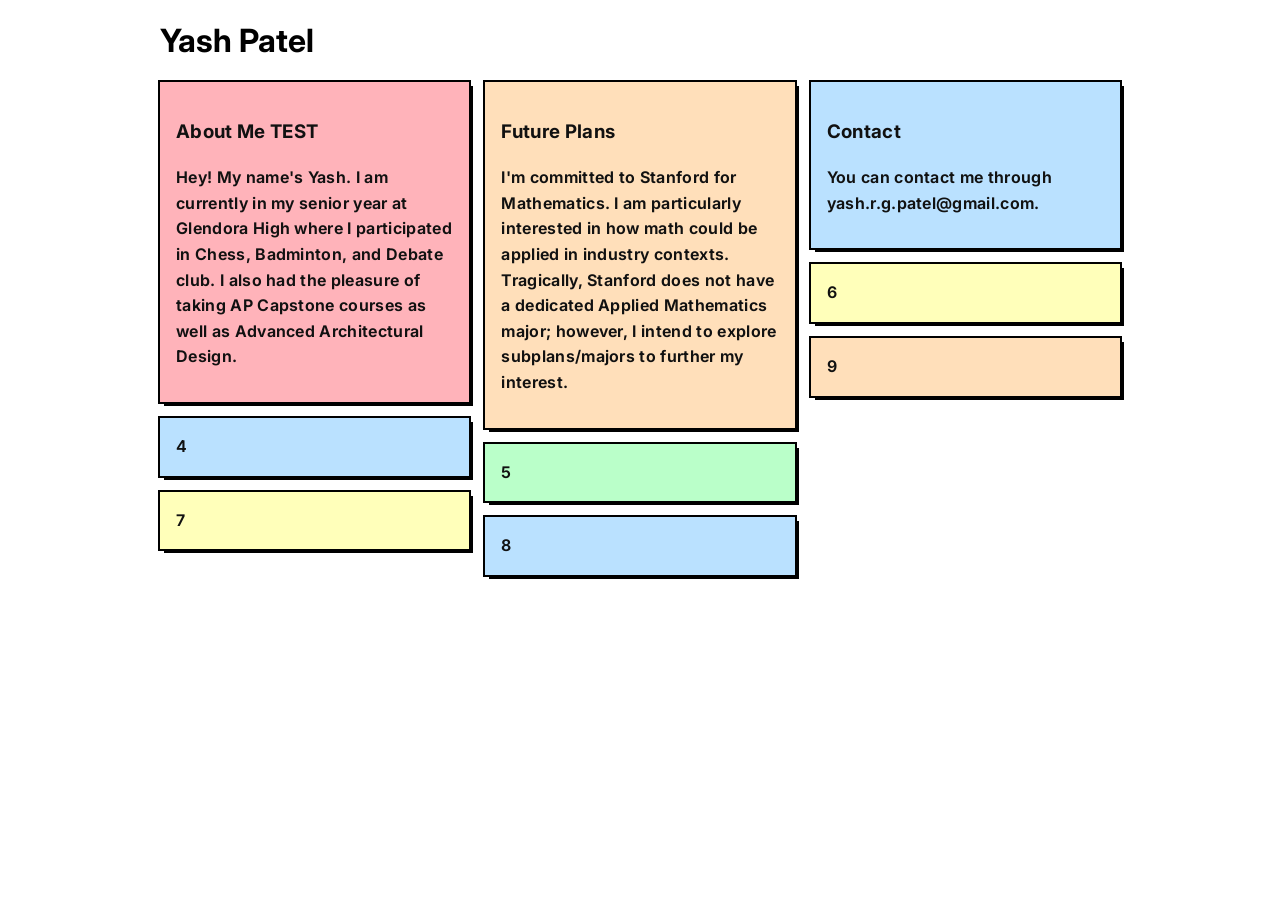
<file: index.html>
<!DOCTYPE html>
<html>

  <head>
    <title>Yash Patel</title>
    <link href="https://fonts.googleapis.com/css2?family=Inter:wght@400;700&display=swap" rel="stylesheet">
    <link rel="icon" type="image/x-icon" href="assets/images/image_1.png">
    <link rel="stylesheet" href="style.css">
  </head>
  <body>
    <div class="container">
      <h1>Yash Patel</h1>
      <div class="grid">
        <div class="column">
          <div class="box red">
            <h3>About Me TEST</h3>
            <p>Hey! My name's Yash. I am currently in my senior year at Glendora High where I participated in Chess, Badminton, and Debate club. I also had the pleasure of taking AP Capstone courses as well as Advanced Architectural Design.</p>
          </div>
          <div class="box blue">4</div>
          <div class="box yellow">7</div>
        </div>
        <div class="column">
          <div class="box orange">
            <h3>Future Plans</h3>
            <p>I'm committed to Stanford for Mathematics. I am particularly interested in how math could be applied in industry contexts. Tragically, Stanford does not have a dedicated Applied Mathematics major; however, I intend to explore subplans/majors to further my interest.</p>
          </div>
          <div class="box green">5</div>
          <div class="box blue">8</div>
        </div>
        <div class="column">
          <div class="box blue">
            <h3>Contact</h3>
            <p>You can contact me through yash.r.g.patel@gmail.com.</p>
          </div>
          <div class="box yellow">6</div>
          <div class="box orange">9</div>
        </div>
      </div>
    </div>
  </body>
</html>
</file>
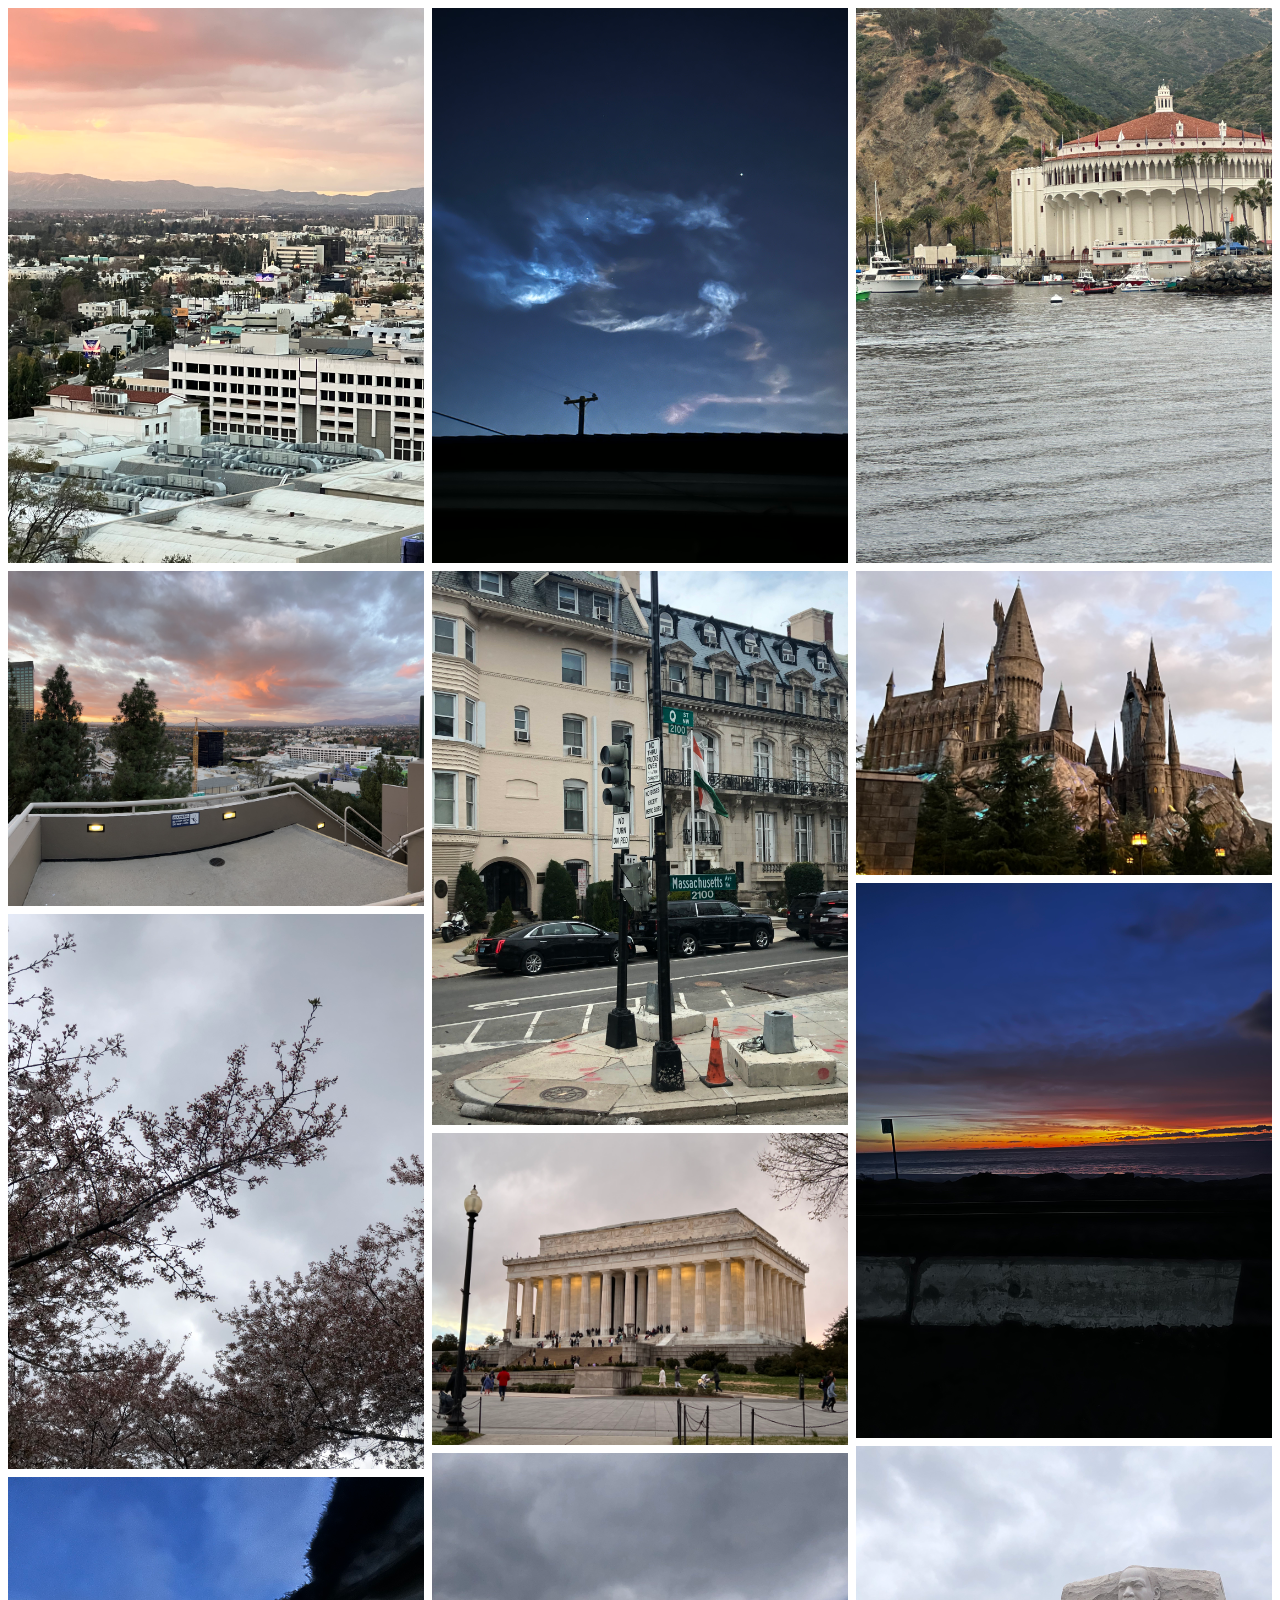
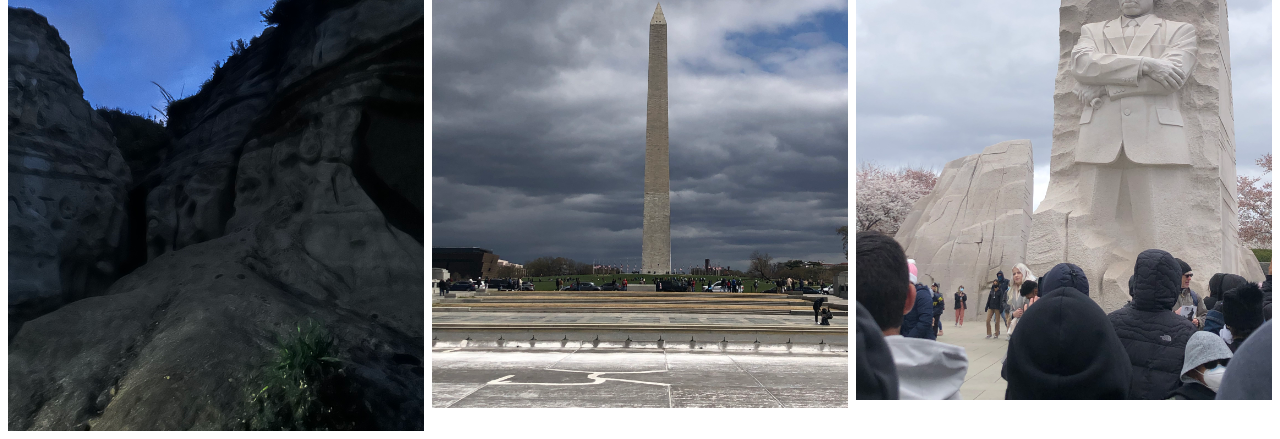
<file: photographs.html>
<!DOCTYPE html>
<html>

<head>
  <title>Taken by me</title>
  <link rel="icon" type="image/x-icon" href="assets/images/image_1.png">
  <link rel="stylesheet" href="style.css">
</head>


<body>
  <div class="gallery">
    <img src="assets/images/photo (1).jpg" alt="description of image">
    <img src="assets/images/photo (2).jpg" alt="description of image">
    <img src="assets/images/photo (3).jpg" alt="description of image">
    <img src="assets/images/photo (4).jpg" alt="description of image">
    <img src="assets/images/photo (5).jpg" alt="description of image">
    <img src="assets/images/photo (6).jpg" alt="description of image">
    <img src="assets/images/photo (7).jpg" alt="description of image">
    <img src="assets/images/photo (8).jpg" alt="description of image">
    <img src="assets/images/photo (9).jpg" alt="description of image">
    <img src="assets/images/photo (10).jpg" alt="description of image">
    <img src="assets/images/photo (11).jpg" alt="description of image">
    <img src="assets/images/photo (12).jpg" alt="description of image">
  </div>
</body>


</html>
</file>
<file: style.css>
* {
  font-family: 'Inter', sans-serif;
}

.container {
  width: 960px;
  margin: auto;
}
.grid {
  display: flex;
  gap: 16px;
  width: 960px;
}

.column {
  display: flex;
  flex-direction: column;
  gap: 16px;
  flex: 1;
}

.box {
  font-size: 16px;
  color: #111111;
  font-weight: 650;
  line-height: 1.6;
  letter-spacing: 0.02em;

  padding: 16px;
  outline: #000000 solid 2px;
  box-shadow: 4px 4px 0px #000000;
  /* your existing box styles */
}

.red {
  background: #ffb3ba
}
.orange {
  background: #ffdfba
}
.yellow {
  background: #ffffba
}
.green {
  background: #baffc9
}
.blue {
  background: #bae1ff
}

.gallery {
  columns: 3;
  column-gap: 8px;
}

.gallery img {
  width: 100%;
  display: block;
  margin-bottom: 8px;
  break-inside: avoid;
}
</file>
